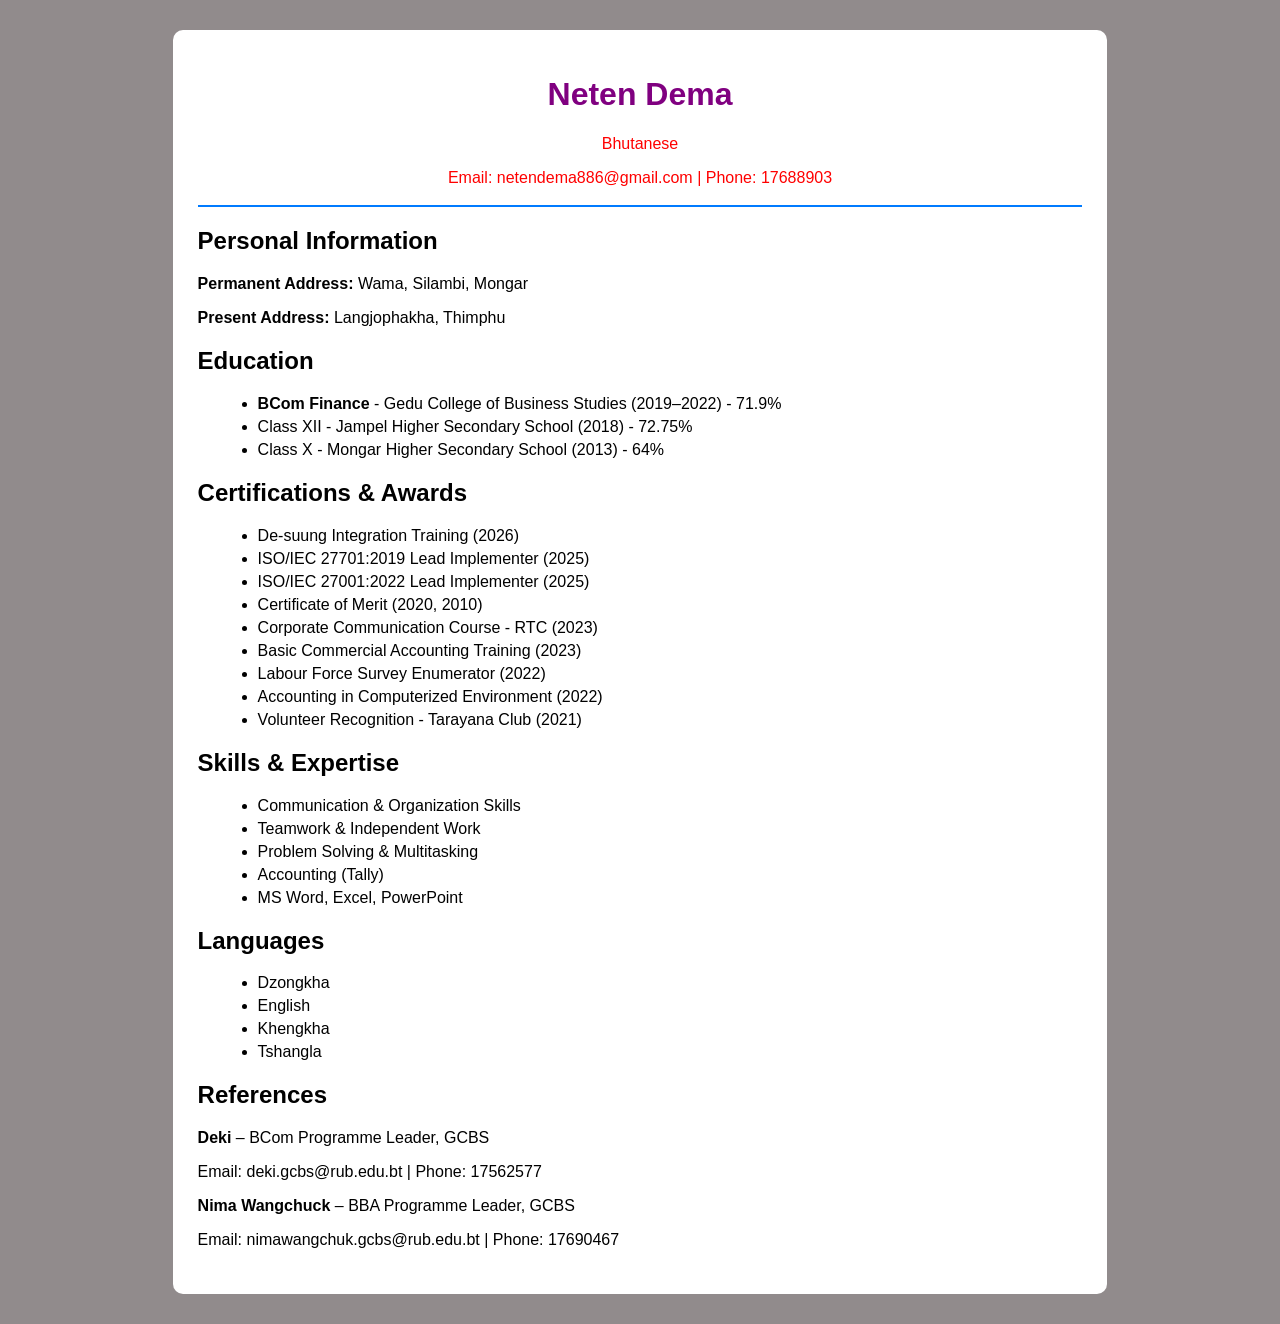
<file: Index.html>
<!DOCTYPE html>
<html lang="en">
<head>
    <meta charset="UTF-8">
    <meta name="viewport" content="width=device-width, initial-scale=1.0">
    <title>Neten Dema - CV</title>
    <link rel="stylesheet" href="style.css">
</head>
<body>

<div class="container">

    <!-- Header -->
    <header>
        <h1>Neten Dema</h1>
        <p>Bhutanese</p>
        <p>Email: netendema886@gmail.com | Phone: 17688903</p>
    </header>

    <!-- Personal Info -->
    <section>
        <h2>Personal Information</h2>
        <p><strong>Permanent Address:</strong> Wama, Silambi, Mongar</p>
        <p><strong>Present Address:</strong> Langjophakha, Thimphu</p>
        
    </section>

    <!-- Education -->
    <section>
        <h2>Education</h2>
        <ul>
            <li><strong>BCom Finance</strong> - Gedu College of Business Studies (2019–2022) - 71.9%</li>
            <li>Class XII - Jampel Higher Secondary School (2018) - 72.75%</li>
            <li>Class X - Mongar Higher Secondary School (2013) - 64%</li>
        </ul>
    </section>

    <!-- Certifications -->
    <section>
        <h2>Certifications & Awards</h2>
        <ul>
            <li>De-suung Integration Training (2026)</li>
            <li>ISO/IEC 27701:2019 Lead Implementer (2025)</li>
            <li>ISO/IEC 27001:2022 Lead Implementer (2025)</li>
            <li>Certificate of Merit (2020, 2010)</li>
            <li>Corporate Communication Course - RTC (2023)</li>
            <li>Basic Commercial Accounting Training (2023)</li>
            <li>Labour Force Survey Enumerator (2022)</li>
            <li>Accounting in Computerized Environment (2022)</li>
            <li>Volunteer Recognition - Tarayana Club (2021)</li>
        </ul>
    </section>

    <!-- Skills -->
    <section>
        <h2>Skills & Expertise</h2>
        <ul>
            <li>Communication & Organization Skills</li>
            <li>Teamwork & Independent Work</li>
            <li>Problem Solving & Multitasking</li>
            <li>Accounting (Tally)</li>
            <li>MS Word, Excel, PowerPoint</li>
        </ul>
    </section>

    <!-- Languages -->
    <section>
        <h2>Languages</h2>
        <ul>
            <li>Dzongkha</li>
            <li>English</li>
            <li>Khengkha</li>
            <li>Tshangla</li>
        </ul>
    </section>

    <!-- References -->
    <section>
        <h2>References</h2>
        <p><strong>Deki</strong> – BCom Programme Leader, GCBS</p>
        <p>Email: deki.gcbs@rub.edu.bt | Phone: 17562577</p>

        <p><strong>Nima Wangchuck</strong> – BBA Programme Leader, GCBS</p>
        <p>Email: nimawangchuk.gcbs@rub.edu.bt | Phone: 17690467</p>
    </section>

</div>

</body>
</html>
</file>
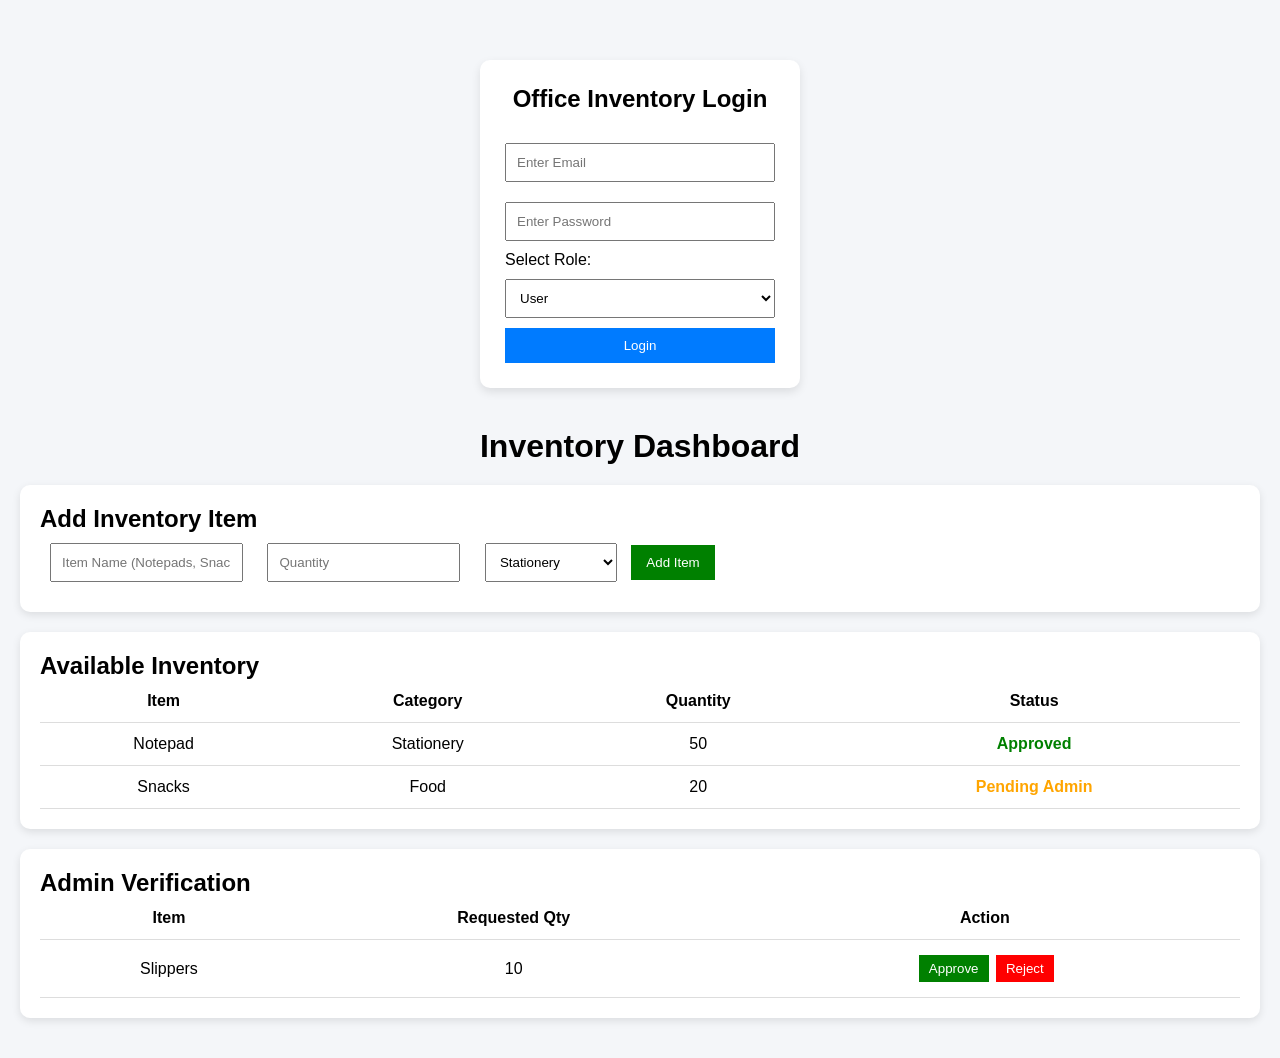
<file: Admin.html>
<!DOCTYPE html>
<html lang="en">
<head>
    <meta charset="UTF-8">
    <meta name="viewport" content="width=device-width, initial-scale=1.0">
    <title>Office Inventory System</title>
    <link rel="stylesheet" href="Admin.css">
</head>
<body>

<!-- Login Section -->
<div class="login-container">
    <h2>Office Inventory Login</h2>
    <form>
        <input type="email" placeholder="Enter Email" required>
        <input type="password" placeholder="Enter Password" required>
        
        <div class="role-select">
            <label>Select Role:</label>
            <select>
                <option>User</option>
                <option>Admin</option>
            </select>
        </div>

        <button type="submit">Login</button>
    </form>
</div>

<!-- Dashboard -->
<div class="dashboard">

    <header>
        <h1>Inventory Dashboard</h1>
    </header>

    <!-- Add Item -->
    <section class="add-item">
        <h2>Add Inventory Item</h2>
        <form>
            <input type="text" placeholder="Item Name (Notepads, Snacks...)" required>
            <input type="number" placeholder="Quantity" required>
            <select>
                <option>Stationery</option>
                <option>Snacks</option>
                <option>Office Supplies</option>
            </select>
            <button type="submit">Add Item</button>
        </form>
    </section>

    <!-- Inventory List -->
    <section class="inventory-list">
        <h2>Available Inventory</h2>
        <table>
            <thead>
                <tr>
                    <th>Item</th>
                    <th>Category</th>
                    <th>Quantity</th>
                    <th>Status</th>
                </tr>
            </thead>
            <tbody>
                <tr>
                    <td>Notepad</td>
                    <td>Stationery</td>
                    <td>50</td>
                    <td class="approved">Approved</td>
                </tr>
                <tr>
                    <td>Snacks</td>
                    <td>Food</td>
                    <td>20</td>
                    <td class="pending">Pending Admin</td>
                </tr>
            </tbody>
        </table>
    </section>

    <!-- Admin Verification -->
    <section class="admin-panel">
        <h2>Admin Verification</h2>
        <table>
            <thead>
                <tr>
                    <th>Item</th>
                    <th>Requested Qty</th>
                    <th>Action</th>
                </tr>
            </thead>
            <tbody>
                <tr>
                    <td>Slippers</td>
                    <td>10</td>
                    <td>
                        <button class="approve">Approve</button>
                        <button class="reject">Reject</button>
                    </td>
                </tr>
            </tbody>
        </table>
    </section>

</div>

</body>
</html>
</file>
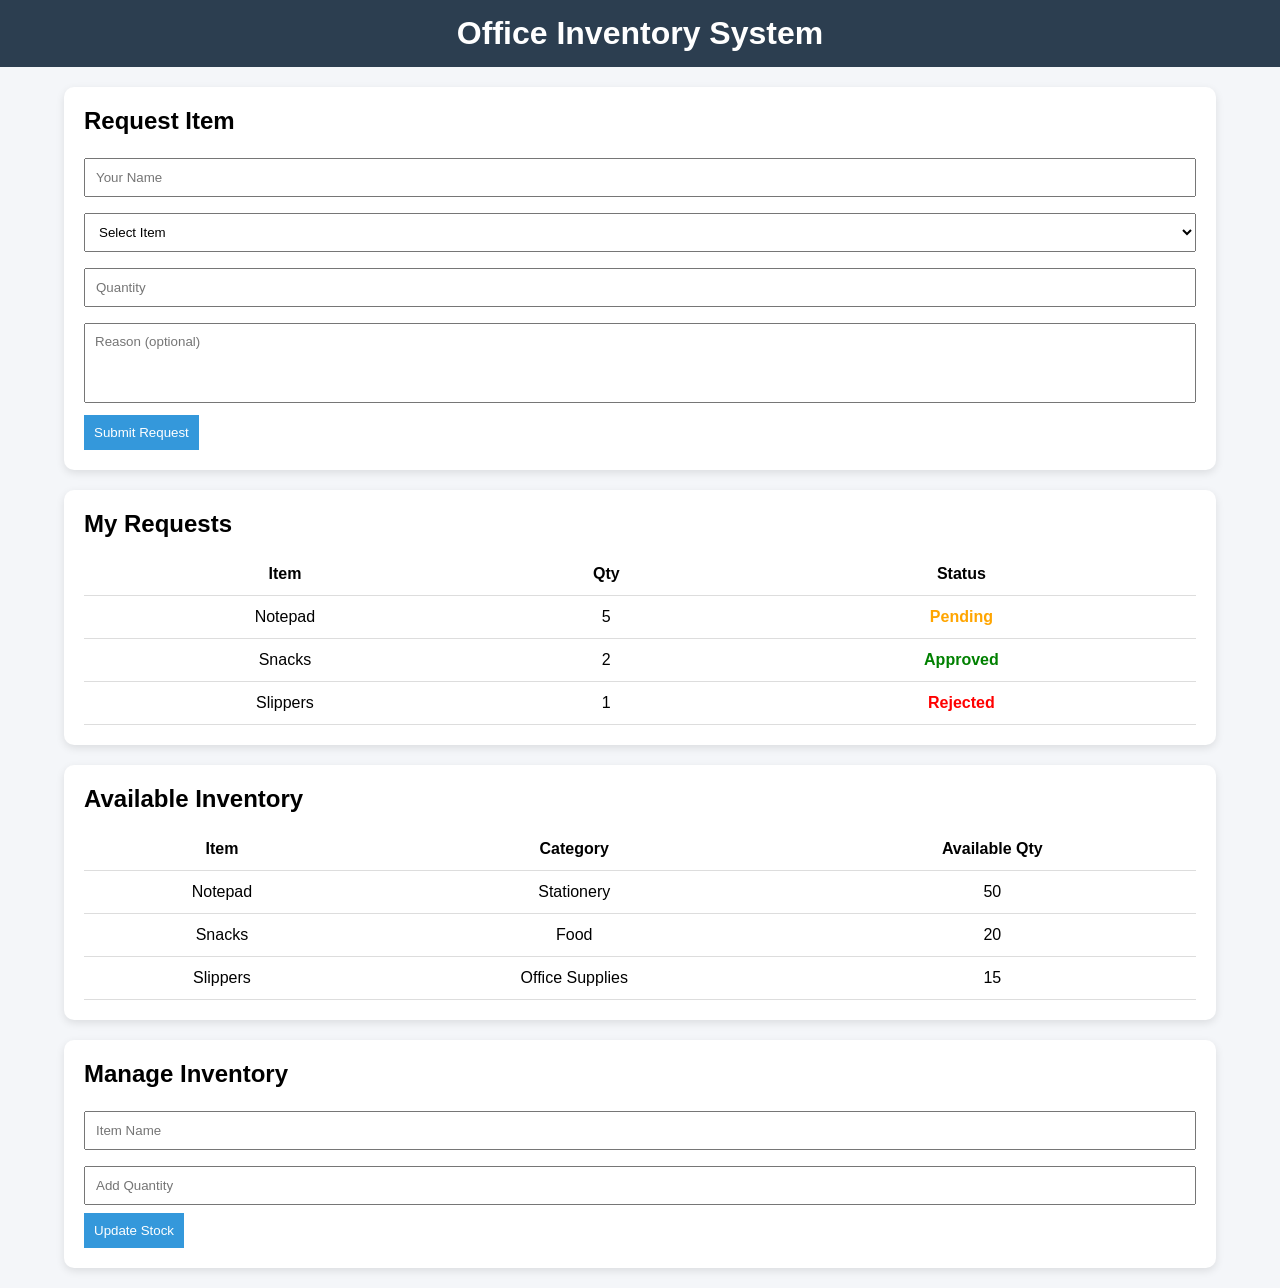
<file: User.html>
<!DOCTYPE html>
<html lang="en">
<head>
    <meta charset="UTF-8">
    <meta name="viewport" content="width=device-width, initial-scale=1.0">
    <title>Office Inventory Request System</title>
    <link rel="stylesheet" href="User.css">
</head>
<body>

<header>
    <h1>Office Inventory System</h1>
</header>

<div class="container">

    <!-- Request Form -->
    <section class="request-form">
        <h2>Request Item</h2>
        <form>
            <input type="text" placeholder="Your Name" required>

            <select required>
                <option value="">Select Item</option>
                <option>Notepad</option>
                <option>Snacks</option>
                <option>Slippers</option>
                <option>Stationery</option>
            </select>

            <input type="number" placeholder="Quantity" required>

            <textarea placeholder="Reason (optional)"></textarea>

            <button type="submit">Submit Request</button>
        </form>
    </section>

    <!-- Request Status -->
    <section class="request-status">
        <h2>My Requests</h2>
        <table>
            <thead>
                <tr>
                    <th>Item</th>
                    <th>Qty</th>
                    <th>Status</th>
                </tr>
            </thead>
            <tbody>
                <tr>
                    <td>Notepad</td>
                    <td>5</td>
                    <td class="pending">Pending</td>
                </tr>
                <tr>
                    <td>Snacks</td>
                    <td>2</td>
                    <td class="approved">Approved</td>
                </tr>
                <tr>
                    <td>Slippers</td>
                    <td>1</td>
                    <td class="rejected">Rejected</td>
                </tr>
            </tbody>
        </table>
    </section>

    <!-- Inventory Overview -->
    <section class="inventory">
        <h2>Available Inventory</h2>
        <table>
            <thead>
                <tr>
                    <th>Item</th>
                    <th>Category</th>
                    <th>Available Qty</th>
                </tr>
            </thead>
            <tbody>
                <tr>
                    <td>Notepad</td>
                    <td>Stationery</td>
                    <td>50</td>
                </tr>
                <tr>
                    <td>Snacks</td>
                    <td>Food</td>
                    <td>20</td>
                </tr>
                <tr>
                    <td>Slippers</td>
                    <td>Office Supplies</td>
                    <td>15</td>
                </tr>
            </tbody>
        </table>
    </section>

    <!-- Inventory Management (Admin View UI only) -->
    <section class="manage-inventory">
        <h2>Manage Inventory</h2>
        <form>
            <input type="text" placeholder="Item Name">
            <input type="number" placeholder="Add Quantity">
            <button type="submit">Update Stock</button>
        </form>
    </section>

</div>

</body>
</html>
</file>
<file: style.css>
/* Body */
body {
    font-family: Arial, sans-serif;
    background-color: rgb(145, 139, 140)
}

/* Container */
.container {
    width: 70%;
    margin: 30px auto;
    background: #ffffff;
    padding: 25px;
    border-radius: 10px;
}

/* Header */
header {
    text-align: center;
    border-bottom: 2px solid #007BFF;
    padding-bottom: 10px;
    margin-bottom: 20px;
}

header h1 {
    color: purple
}

header p {
    color: red
}

/* Sections */
section {
    margin-bottom: 20px;
}

h2 {
    color: blue
    margin-bottom: 10px;
}

ul {
    margin-left: 20px;
}

li {
    margin-bottom: 5px;
}

/* Text */
p {
    margin-bottom: 8px;
}
</file>
<file: Admin.css>
* {
    margin: 0;
    padding: 0;
    box-sizing: border-box;
    font-family: Arial, sans-serif;
}

/* Body */
body {
    background: #f4f6f9;
    padding: 20px;
}

/* Login */
.login-container {
    width: 320px;
    margin: 40px auto;
    padding: 25px;
    background: white;
    border-radius: 10px;
    box-shadow: 0 4px 10px rgba(0,0,0,0.1);
}

.login-container h2 {
    text-align: center;
    margin-bottom: 20px;
}

.login-container input,
.login-container select {
    width: 100%;
    padding: 10px;
    margin: 10px 0;
}

.login-container button {
    width: 100%;
    padding: 10px;
    background: #007bff;
    color: white;
    border: none;
    cursor: pointer;
}

.login-container button:hover {
    background: #0056b3;
}

/* Dashboard */
.dashboard {
    margin-top: 30px;
}

header {
    text-align: center;
    margin-bottom: 20px;
}

/* Sections */
section {
    background: white;
    padding: 20px;
    margin-bottom: 20px;
    border-radius: 10px;
    box-shadow: 0 3px 8px rgba(0,0,0,0.1);
}

/* Forms */
.add-item form input,
.add-item form select {
    padding: 10px;
    margin: 10px;
}

.add-item button {
    padding: 10px 15px;
    background: green;
    color: white;
    border: none;
    cursor: pointer;
}

/* Tables */
table {
    width: 100%;
    border-collapse: collapse;
}

table th, table td {
    padding: 12px;
    border-bottom: 1px solid #ddd;
    text-align: center;
}

/* Status */
.approved {
    color: green;
    font-weight: bold;
}

.pending {
    color: orange;
    font-weight: bold;
}

/* Admin Buttons */
.approve {
    background: green;
    color: white;
    border: none;
    padding: 6px 10px;
    margin: 3px;
    cursor: pointer;
}

.reject {
    background: red;
    color: white;
    border: none;
    padding: 6px 10px;
    cursor: pointer;
}

/* Responsive */
@media (max-width: 768px) {
    .login-container {
        width: 90%;
    }

    table {
        font-size: 14px;
    }
}
</file>
<file: User.css>
* {
    margin: 0;
    padding: 0;
    box-sizing: border-box;
    font-family: Arial, sans-serif;
}

body {
    background: #f4f6f9;
}

/* Header */
header {
    background: #2c3e50;
    color: white;
    padding: 15px;
    text-align: center;
}

/* Layout */
.container {
    width: 90%;
    margin: auto;
    margin-top: 20px;
}

/* Sections */
section {
    background: white;
    padding: 20px;
    margin-bottom: 20px;
    border-radius: 10px;
    box-shadow: 0 3px 8px rgba(0,0,0,0.1);
}

h2 {
    margin-bottom: 15px;
}

/* Forms */
form input,
form select,
form textarea {
    width: 100%;
    padding: 10px;
    margin: 8px 0;
}

form textarea {
    resize: none;
    height: 80px;
}

form button {
    padding: 10px;
    background: #3498db;
    color: white;
    border: none;
    cursor: pointer;
}

form button:hover {
    background: #2980b9;
}

/* Tables */
table {
    width: 100%;
    border-collapse: collapse;
}

table th,
table td {
    padding: 12px;
    border-bottom: 1px solid #ddd;
    text-align: center;
}

/* Status Colors */
.pending {
    color: orange;
    font-weight: bold;
}

.approved {
    color: green;
    font-weight: bold;
}

.rejected {
    color: red;
    font-weight: bold;
}

/* Responsive */
@media (max-width: 768px) {
    .container {
        width: 95%;
    }

    table {
        font-size: 14px;
    }
}
</file>
